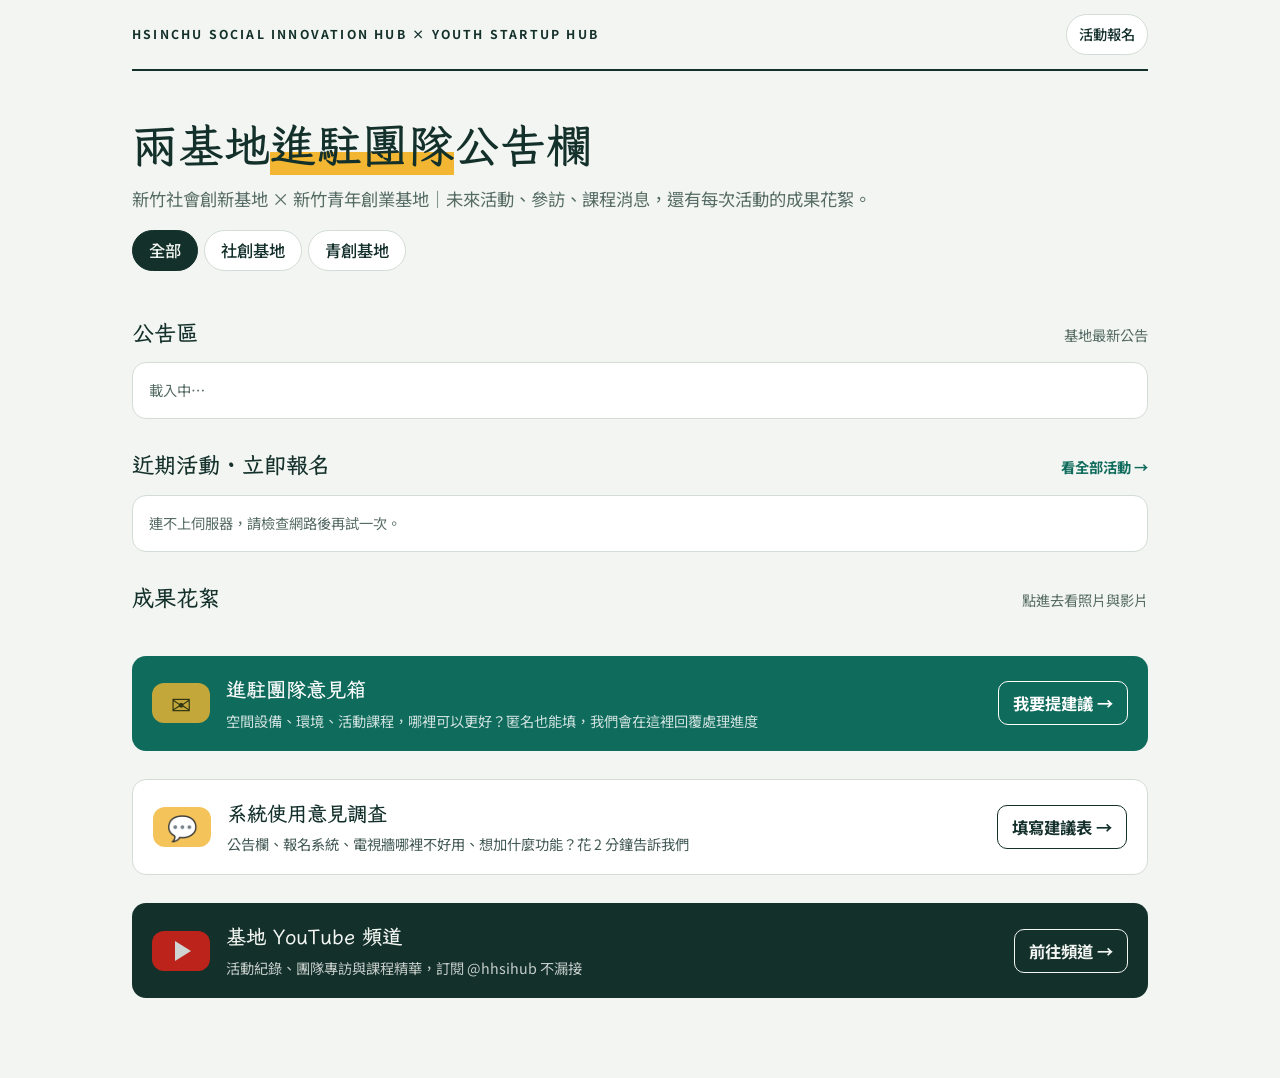
<file: index.html>
<!DOCTYPE html>
<html lang="zh-Hant">
<head>
<meta charset="utf-8">
<meta name="viewport" content="width=device-width, initial-scale=1">
<title>兩基地進駐團隊公告欄｜新竹社創基地 × 新竹青創基地</title>
<meta name="robots" content="noindex">
<meta name="description" content="新竹社會創新基地與新竹青年創業基地的活動、參訪、課程消息與成果花絮。">
<link rel="preconnect" href="https://fonts.googleapis.com">
<link rel="preconnect" href="https://fonts.gstatic.com" crossorigin>
<link href="https://fonts.googleapis.com/css2?family=LXGW+WenKai+TC:wght@400;700&family=Noto+Sans+TC:wght@400;500;700&display=swap" rel="stylesheet">
<link rel="icon" type="image/svg+xml" href="logo-mark.svg">
<link rel="stylesheet" href="style.css?v=20261125a">
<style>
/* 公告欄：沿用報名平台的配色與字體，版面放寬成多欄 */
.wrap{max-width:1080px}
.nav a{white-space:nowrap}
.bases{display:flex;gap:6px;flex-wrap:wrap;margin-top:18px}
.bases button{min-height:40px;padding:6px 16px;border-radius:999px;border:1px solid var(--line);background:var(--card);cursor:pointer;font-weight:500}
.bases button[aria-pressed="true"]{background:var(--ink);color:var(--paper);border-color:var(--ink)}
.sec-head a{font-size:.875rem;color:var(--accent);font-weight:700;text-decoration:none}
.sec-head a:hover{text-decoration:underline}

/* 公告 */
.notes{display:grid;gap:10px}
.notice{display:flex;background:var(--card);border:1px solid var(--line);border-radius:var(--r);overflow:hidden}
.notice.pin{border-color:var(--mark);box-shadow:inset 4px 0 0 var(--mark)}
.notice .date{flex-basis:74px}
.notice .body{flex:1;min-width:0;padding:12px 14px;display:flex;flex-direction:column;gap:6px}
.notice .t{font-weight:700;font-size:1.0625rem;line-height:1.4;overflow-wrap:anywhere}
.notice .txt{margin:0;color:var(--muted);font-size:.9062rem;white-space:pre-line;overflow-wrap:anywhere;display:-webkit-box;-webkit-line-clamp:4;-webkit-box-orient:vertical;overflow:hidden}
.notice .txt.all{-webkit-line-clamp:unset;display:block}
.more{align-self:flex-start;background:none;border:0;padding:0;color:var(--accent);font-weight:700;cursor:pointer;font-size:.875rem}
.k{font-size:.75rem;padding:2px 9px;border-radius:999px;font-weight:700;white-space:nowrap;border:1.5px solid var(--line);color:var(--muted)}
.k.t-團隊活動{border-color:var(--open);color:var(--open)}.k.t-參訪{border-color:#7a5bd1;color:#7a5bd1}.k.t-課程{border-color:var(--fb);color:var(--fb)}.k.t-公告{border-color:var(--accent);color:var(--accent)}.k.t-成果花絮{border-color:#c0661c;color:#c0661c}
.k.b-社創{background:#F39800;border-color:#F39800;color:#2b1a00}.k.b-青創{background:#2F7CC0;border-color:#2F7CC0;color:#fff}

/* 近期活動 */
.acts{display:grid;grid-template-columns:repeat(auto-fill,minmax(250px,1fr));gap:14px}
.ev{display:flex;flex-direction:column;background:var(--card);border:1px solid var(--line);border-radius:var(--r);overflow:hidden}
.ev .cover{aspect-ratio:16/10;background:var(--paper);position:relative;overflow:hidden}
.ev .cover img{width:100%;height:100%;object-fit:cover;display:block}
.ev .cover .ph{position:absolute;inset:0;display:flex;flex-direction:column;align-items:center;justify-content:center;background:var(--ink);color:var(--paper);font-family:var(--display)}
.ev .cover .ph b{font-size:2.6rem;line-height:1}.ev .cover .ph i{font-style:normal;opacity:.8}
.ev .cover .dd{position:absolute;left:10px;top:10px;background:var(--card);color:var(--ink);border-radius:10px;padding:4px 10px;font-weight:700;font-variant-numeric:tabular-nums;box-shadow:0 2px 8px rgba(0,0,0,.18)}
.ev .in{padding:12px 14px 14px;display:flex;flex-direction:column;gap:6px;flex:1}
.ev .t{font-weight:700;font-size:1.0625rem;line-height:1.4;overflow-wrap:anywhere}
.ev .m{color:var(--muted);font-size:.8438rem}
.ev .go{margin-top:auto;padding-top:8px;display:flex;gap:8px;flex-wrap:wrap}
.ev .go .btn{flex:1 1 auto}

/* 成果花絮 */
.gal{display:grid;grid-template-columns:repeat(auto-fill,minmax(250px,1fr));gap:14px}
.story{display:flex;flex-direction:column;text-align:left;padding:0;background:var(--card);border:1px solid var(--line);border-radius:var(--r);overflow:hidden;cursor:pointer;color:inherit}
.story:hover{border-color:var(--accent)}
.story:hover .cover img{transform:scale(1.04)}
.story .cover{aspect-ratio:16/10;background:var(--paper);position:relative;overflow:hidden}
.story .cover img{width:100%;height:100%;object-fit:cover;display:block;transition:transform .4s}
.story .ph{position:absolute;inset:0;display:flex;align-items:center;justify-content:center;background:var(--ink);color:var(--paper);font-family:var(--display)}
.story .ph b{font-size:2.4rem}
.story .badge{position:absolute;right:8px;bottom:8px;display:flex;gap:6px}
.story .badge span{background:rgba(0,0,0,.66);color:#fff;border-radius:999px;padding:2px 10px;font-size:.75rem;font-weight:700}
.story .badge .yt{background:#e62117}
.story .play{position:absolute;inset:0;display:flex;align-items:center;justify-content:center}
.story .play i{width:58px;height:40px;border-radius:12px;background:#e62117;display:flex;align-items:center;justify-content:center}
.story .play i::after{content:"";border-left:16px solid #fff;border-top:10px solid transparent;border-bottom:10px solid transparent;margin-left:4px}
.story .in{padding:12px 14px 14px;display:flex;flex-direction:column;gap:6px}
.story .t{font-weight:700;font-size:1.0625rem;line-height:1.4}
.story .m{color:var(--muted);font-size:.8438rem;display:-webkit-box;-webkit-line-clamp:2;-webkit-box-orient:vertical;overflow:hidden}
.showmore{display:flex;justify-content:center;margin-top:14px}

/* YouTube 頻道 */
.channel{display:flex;align-items:center;gap:16px;flex-wrap:wrap;background:var(--ink);color:var(--paper);border-radius:var(--r);padding:18px 20px;text-decoration:none}
.channel .logo{flex:none;width:58px;height:40px;border-radius:12px;background:#e62117;display:flex;align-items:center;justify-content:center}
.channel .logo::after{content:"";border-left:16px solid #fff;border-top:10px solid transparent;border-bottom:10px solid transparent;margin-left:4px}
.channel div{flex:1 1 220px}
.channel b{font-family:var(--display);font-size:1.25rem;display:block}
.channel span{opacity:.8;font-size:.875rem}
.channel em{font-style:normal;font-weight:700;border:1px solid currentColor;border-radius:10px;padding:8px 14px;white-space:nowrap}
.channel.webfb{background:var(--card);color:var(--ink);border:1px solid var(--line)}
.channel.webfb:hover em{background:var(--ink);color:var(--paper)}
.channel.suggest{background:var(--accent);color:var(--accent-ink)}
.channel .logo.mail{background:var(--mark);color:var(--mark-ink);font-size:1.5rem}
.channel .logo.mail::after{display:none}
.channel:hover em{background:var(--paper);color:var(--ink)}

/* 花絮內頁 */
dialog.wide{width:min(920px,100%)}
.vids{display:grid;gap:12px}
.vid{position:relative;aspect-ratio:16/9;border-radius:12px;overflow:hidden;background:#000}
.vid iframe{position:absolute;inset:0;width:100%;height:100%;border:0}
.pics{display:grid;grid-template-columns:repeat(auto-fill,minmax(160px,1fr));gap:8px}
.pics button{padding:0;border:0;border-radius:10px;overflow:hidden;aspect-ratio:4/3;cursor:zoom-in;background:var(--paper)}
.pics img{width:100%;height:100%;object-fit:cover;display:block}
.story-txt{margin:0;white-space:pre-line;overflow-wrap:anywhere}
.share{display:flex;gap:8px;flex-wrap:wrap}

/* 看大圖 */
.lb{position:fixed;inset:0;z-index:50;background:rgba(0,0,0,.92);display:flex;align-items:center;justify-content:center;width:100vw;height:100vh;max-width:none;max-height:none;margin:0;padding:0;border:0}
.lb:not([open]){display:none}
.lb::backdrop{background:transparent}
.lb img{max-width:94vw;max-height:84vh;border-radius:6px;box-shadow:0 10px 40px rgba(0,0,0,.6)}
.lb button{position:absolute;background:rgba(255,255,255,.14);color:#fff;border:0;border-radius:50%;width:48px;height:48px;font-size:1.375rem;cursor:pointer}
.lb button:hover{background:rgba(255,255,255,.28)}
.lb .c{top:16px;right:16px}.lb .p{left:12px;top:50%;transform:translateY(-50%)}.lb .n{right:12px;top:50%;transform:translateY(-50%)}
.lb .cnt{position:absolute;bottom:16px;left:0;right:0;text-align:center;color:#ddd}
</style>
</head>
<body>
<div class="wrap">
  <header class="top">
    <div class="brand">HSINCHU SOCIAL INNOVATION HUB × YOUTH STARTUP HUB</div>
    <nav class="nav"><a href="https://hsh1120201-dev.github.io/activity/" data-actlink>活動報名</a></nav>
  </header>

  <main>
    <div class="hero">
      <h1 class="hero-title">兩基地<em>進駐團隊</em>公告欄</h1>
      <p>新竹社會創新基地 × 新竹青年創業基地｜未來活動、參訪、課程消息，還有每次活動的成果花絮。</p>
      <div class="bases" role="group" aria-label="篩選基地">
        <button type="button" data-base="" aria-pressed="true">全部</button>
        <button type="button" data-base="社創" aria-pressed="false">社創基地</button>
        <button type="button" data-base="青創" aria-pressed="false">青創基地</button>
      </div>
    </div>

    <section aria-labelledby="h-ann">
      <div class="sec-head"><h2 id="h-ann">公告區</h2><small>基地最新公告</small></div>
      <div id="ann" class="notes"><div class="panel"><p class="note">載入中…</p></div></div>
      <div id="ann-more" class="showmore" hidden><button class="btn ghost" type="button" data-annmore>看更多公告</button></div>
    </section>

    <section id="sec-notes" aria-labelledby="h-notes" hidden>
      <div class="sec-head"><h2 id="h-notes">參訪・課程・團隊活動</h2></div>
      <div id="notes" class="notes"></div>
    </section>

    <section aria-labelledby="h-acts">
      <div class="sec-head"><h2 id="h-acts">近期活動・立即報名</h2><a href="https://hsh1120201-dev.github.io/activity/" data-actlink>看全部活動 →</a></div>
      <div id="acts" class="acts"><div class="panel"><p class="note">載入中…</p></div></div>
    </section>

    <section aria-labelledby="h-gal">
      <div class="sec-head"><h2 id="h-gal">成果花絮</h2><small>點進去看照片與影片</small></div>
      <div id="gal" class="gal"><div class="panel"><p class="note">載入中…</p></div></div>
      <div id="gal-more" class="showmore" hidden><button class="btn ghost" type="button" data-more>看更多花絮</button></div>
    </section>

    <section id="sec-suggest" aria-label="意見箱" hidden>
      <a class="channel suggest" id="suggest-link" href="#" target="_blank" rel="noopener">
        <span class="logo mail" aria-hidden="true">✉</span>
        <div><b>進駐團隊意見箱</b><span>空間設備、環境、活動課程，哪裡可以更好？匿名也能填，我們會在這裡回覆處理進度</span></div>
        <em>我要提建議 →</em>
      </a>
    </section>

    <section aria-label="系統使用意見調查">
      <a class="channel webfb" href="https://docs.google.com/forms/d/e/1FAIpQLScrMShGvC0ex5igQXjCpkhZ9pznWdEHXjDQ9VGPujIZ1LgDUw/viewform" target="_blank" rel="noopener">
        <span class="logo mail" aria-hidden="true">💬</span>
        <div><b>系統使用意見調查</b><span>公告欄、報名系統、電視牆哪裡不好用、想加什麼功能？花 2 分鐘告訴我們</span></div>
        <em>填寫建議表 →</em>
      </a>
    </section>

    <section aria-label="YouTube 頻道">
      <a class="channel" href="https://www.youtube.com/@hhsihub" target="_blank" rel="noopener">
        <span class="logo" aria-hidden="true"></span>
        <div><b>基地 YouTube 頻道</b><span>活動紀錄、團隊專訪與課程精華，訂閱 @hhsihub 不漏接</span></div>
        <em>前往頻道 →</em>
      </a>
    </section>
  </main>
</div>

<dialog id="dlg" class="wide" aria-labelledby="dlg-title"><div class="dlg" id="dlg-body"></div></dialog>
<dialog id="lb" class="lb" aria-label="照片">
  <img id="lb-img" alt="">
  <button class="c" type="button" data-lb="close" aria-label="關閉">✕</button>
  <button class="p" type="button" data-lb="-1" aria-label="上一張">‹</button>
  <button class="n" type="button" data-lb="1" aria-label="下一張">›</button>
  <div class="cnt" id="lb-cnt"></div>
</dialog>
<div id="toast" role="status" aria-live="polite"></div>

<script src="config.js?v=20261125b"></script>
<script src="common.js"></script>
<script>
(function () {
  "use strict";
  var $ = U.$, esc = U.esc;
  var QS = new URLSearchParams(location.search);
  var S = { acts: [], counts: {}, posts: [], base: /^(社創|青創)$/.test(QS.get("base") || "") ? QS.get("base") : "", galN: 9, annN: 5, lb: null };
  var SITE = window.ACTIVITY_URL || "https://hsh1120201-dev.github.io/activity/", HERE = new URL("./", location.href).href;
  if (/^https:\/\//.test(window.SUGGEST_URL || "")) { $("suggest-link").href = window.SUGGEST_URL; $("sec-suggest").hidden = false; }
  document.querySelectorAll("[data-actlink]").forEach(function (a) { a.href = SITE; });
  var NOTE_TYPES = ["團隊活動", "參訪", "課程"]; // 「公告」另外放在公告區

  function today() { var d = new Date(), p = function (n) { return (n < 10 ? "0" : "") + n; }; return d.getFullYear() + "-" + p(d.getMonth() + 1) + "-" + p(d.getDate()); }
  function addDays(ymd, n) { var m = ymd.split("-"), d = new Date(+m[0], +m[1] - 1, +m[2] + n), p = function (x) { return (x < 10 ? "0" : "") + x; }; return d.getFullYear() + "-" + p(d.getMonth() + 1) + "-" + p(d.getDate()); }
  function byBase(p) { return !S.base || p.base === S.base || p.base === "兩基地"; }
  function baseTag(b) { return b && b !== "兩基地" ? '<span class="k b-' + esc(b) + '">' + esc(b) + "基地</span>" : '<span class="k">兩基地</span>'; }
  function cover(p) {
    if (p.photos && p.photos.length) return U.photoUrl(p.photos[0], 800);
    var y = (p.youtube || []).map(U.ytId).filter(Boolean)[0];
    return y ? "https://i.ytimg.com/vi/" + y + "/hqdefault.jpg" : "";
  }

  /* 最新公告：置頂的、還沒到的、或最近 7 天內的 */
  function renderNotes() {
    var t = today(), old = addDays(t, -7);
    var list = S.posts.filter(function (p) {
      return NOTE_TYPES.indexOf(p.type) >= 0 && byBase(p) && (p.pinned || !p.date || p.date >= old);
    }).sort(function (a, b) {
      if (a.pinned !== b.pinned) return a.pinned ? -1 : 1;
      var x = a.date || "9999", y = b.date || "9999";
      return x < y ? -1 : x > y ? 1 : 0;
    });
    $("sec-notes").hidden = !list.length;
    $("notes").innerHTML = list.map(noteCard).join("");
  }
  /* 公告區：類型「公告」，置頂在前，其餘照日期排；先顯示 5 則 */
  function annDate(p) { // 公告沒填日期就用張貼日
    if (p.date) return p.date;
    var c = new Date(p.createdAt || "");
    return isNaN(c) ? "" : c.getFullYear() + "-" + ("0" + (c.getMonth() + 1)).slice(-2) + "-" + ("0" + c.getDate()).slice(-2);
  }
  function renderAnn() {
    var t = today();
    var all = S.posts.filter(function (p) { return p.type === "公告" && byBase(p); }).sort(function (a, b) {
      if (a.pinned !== b.pinned) return a.pinned ? -1 : 1;
      var x = annDate(a), y = annDate(b), fx = x >= t, fy = y >= t;
      if (fx !== fy) return fx ? -1 : 1;             // 今天以後的排前面
      return x === y ? 0 : fx ? (x < y ? -1 : 1) : (x > y ? -1 : 1); // 還沒到的：日期近的在上；過去的：新的在上
    });
    $("ann-more").hidden = all.length <= S.annN;
    $("ann").innerHTML = all.length ? all.slice(0, S.annN).map(noteCard).join("") : '<div class="panel"><p class="note">目前沒有新公告。</p></div>';
  }
  function noteCard(p) {
      var d = U.dparts(p.type === "公告" ? annDate(p) : p.date);
      return '<article class="notice' + (p.pinned ? " pin" : "") + '"><div class="date"><b>' + esc(d.md) + "</b><i>" + esc(d.wd) + "</i></div>" +
        '<div class="body"><div class="tags"><span class="k t-' + esc(p.type) + '">' + esc(p.type) + "</span>" + baseTag(p.base) + (p.pinned ? '<span class="chip">置頂</span>' : "") + "</div>" +
        '<div class="t">' + esc(p.title) + "</div>" +
        (p.team || p.time || p.location ? '<div class="cnt">' + esc([p.team, p.time, p.location].filter(Boolean).join("・")) + "</div>" : "") +
        (p.body ? '<p class="txt">' + esc(p.body) + "</p>" : "") +
        '<div class="row">' + (p.body && p.body.length > 90 ? '<button class="more" type="button" data-expand>看全文</button>' : "") +
        (p.link ? '<a class="btn sm" href="' + esc(p.link) + '" target="_blank" rel="noopener">' + (p.link.indexOf(SITE) === 0 ? "我要報名" : "查看詳情") + "</a>" : "") + "</div></div></article>";
  }

  /* 近期活動：報名系統裡「報名中」的活動，日期由近到遠 */
  function renderActs() {
    var t = today();
    var list = S.acts.filter(function (a) { return a.status === "open" && (!a.date || a.date >= t); })
      .sort(function (a, b) { var x = a.date || "9999", y = b.date || "9999"; return x < y ? -1 : x > y ? 1 : 0; });
    if (!list.length) { $("acts").innerHTML = '<div class="panel" style="grid-column:1/-1"><p class="note">目前沒有開放報名的活動，新活動上架會第一時間公告在這裡。</p></div>'; return; }
    $("acts").innerHTML = list.map(function (a) {
      var d = U.dparts(a.date), full = a.capacity > 0 && (S.counts[a.id] || 0) >= a.capacity;
      var link = SITE + "?id=" + encodeURIComponent(a.id);
      return '<article class="ev"><div class="cover">' + (a.image ? '<img src="' + esc(a.image) + '" alt="" loading="lazy">' :
          '<div class="ph"><b>' + esc(d.md) + "</b><i>" + esc(d.wd) + "</i></div>") +
        (a.image ? '<span class="dd">' + esc(d.md) + " " + esc(d.wd) + "</span>" : "") + "</div>" +
        '<div class="in"><div class="tags">' + (a.semester ? '<span class="chip">' + esc(a.semester) + "</span>" : "") + '<span class="cnt">' + esc(U.capText(a, S.counts)) + "</span></div>" +
        '<div class="t">' + esc(a.title) + "</div>" +
        '<div class="m">' + esc([d.full, a.time, a.location].filter(Boolean).join("・")) + "</div>" +
        '<div class="go">' + (full ? '<span class="btn" aria-disabled="true" style="opacity:.55;cursor:default">已額滿</span>' : '<a class="btn" href="' + esc(link) + '&v=reg">我要報名</a>') +
        '<a class="btn ghost" href="' + esc(link) + '">活動詳情</a></div></div></article>';
    }).join("");
  }

  /* 成果花絮：新到舊 */
  function stories() {
    return S.posts.filter(function (p) { return p.type === "成果花絮" && byBase(p); }).sort(function (a, b) {
      if (a.pinned !== b.pinned) return a.pinned ? -1 : 1;
      var x = a.date || a.createdAt || "", y = b.date || b.createdAt || ""; return x > y ? -1 : x < y ? 1 : 0;
    });
  }
  function renderGal() {
    var all = stories(), list = all.slice(0, S.galN);
    $("gal-more").hidden = all.length <= S.galN;
    if (!list.length) { $("gal").innerHTML = '<div class="panel" style="grid-column:1/-1"><p class="note">成果花絮整理中，活動照片和影片很快就會放上來！</p></div>'; return; }
    $("gal").innerHTML = list.map(function (p) {
      var c = cover(p), nPic = (p.photos || []).length, nVid = (p.youtube || []).filter(U.ytId).length, d = U.dparts(p.date), dr = U.drange(p.date, p.endDate);
      return '<button type="button" class="story" data-story="' + esc(p.id) + '"><div class="cover">' +
        (c ? '<img src="' + esc(c) + '" alt="" loading="lazy" referrerpolicy="no-referrer">' : '<span class="ph"><b>' + esc(d.md || "花絮") + "</b></span>") +
        (!nPic && nVid ? '<span class="play"><i></i></span>' : "") +
        '<span class="badge">' + (nPic ? "<span>📷 " + nPic + " 張</span>" : "") + (nVid ? '<span class="yt">▶ 影片</span>' : "") + "</span></div>" +
        '<div class="in"><div class="tags">' + baseTag(p.base) + (p.date ? '<span class="cnt">' + esc(dr) + "</span>" : "") + "</div>" +
        '<div class="t">' + esc(p.title) + "</div>" + (p.body ? '<div class="m">' + esc(p.body) + "</div>" : "") + "</div></button>";
    }).join("");
  }

  function render() {
    document.querySelectorAll("[data-base]").forEach(function (b) { b.setAttribute("aria-pressed", String(b.dataset.base === S.base)); });
    renderAnn(); renderNotes(); renderActs(); renderGal();
  }

  function openStory(id) {
    var p = S.posts.filter(function (x) { return x.id === id; })[0];
    if (!p) return;
    var vids = (p.youtube || []).map(U.ytId).filter(Boolean), pics = p.photos || [];
    U.showDlg(U.head(p.title) +
      '<div class="tags">' + baseTag(p.base) + (p.date ? '<span class="cnt">' + esc(U.drange(p.date, p.endDate)) + "</span>" : "") + "</div>" +
      (p.body ? '<p class="story-txt">' + esc(p.body) + "</p>" : "") +
      (vids.length ? '<div class="vids">' + vids.map(function (v) {
        return '<div class="vid"><iframe src="https://www.youtube-nocookie.com/embed/' + v + '?rel=0" title="' + esc(p.title) + ' 影片" allow="accelerometer; autoplay; clipboard-write; encrypted-media; gyroscope; picture-in-picture" allowfullscreen loading="lazy"></iframe></div>';
      }).join("") + "</div>" : "") +
      (pics.length ? '<div class="pics">' + pics.map(function (u, i) {
        return '<button type="button" data-pic="' + i + '" aria-label="看大圖 第 ' + (i + 1) + ' 張"><img src="' + esc(U.photoUrl(u, 480)) + '" alt="" loading="lazy" referrerpolicy="no-referrer"></button>';
      }).join("") + "</div>" : "") +
      '<div class="share">' + (/^https:\/\//.test(p.album || "") ? '<a class="btn" href="' + esc(p.album) + '" target="_blank" rel="noopener">活動照片</a>' : "") + (p.link ? '<a class="btn" href="' + esc(p.link) + '" target="_blank" rel="noopener">相關連結</a>' : "") +
      '<button class="btn ghost" type="button" data-share="' + esc(p.id) + '">複製這篇花絮的連結</button></div>');
    S.cur = p;
    if (location.hash !== "#p-" + p.id) history.replaceState(null, "", "#p-" + p.id);
  }
  function showPic(i) {
    var pics = (S.cur && S.cur.photos) || [];
    if (!pics.length) return;
    S.lb = (i + pics.length) % pics.length;
    $("lb-img").src = U.photoUrl(pics[S.lb], 1600);
    $("lb-cnt").textContent = (S.lb + 1) + " / " + pics.length;
    var lb = $("lb"); if (!lb.open) { try { lb.showModal(); } catch (e) { lb.setAttribute("open", ""); } } // 開在花絮視窗上面
  }
  function closePic() { var lb = $("lb"); if (lb.open) { try { lb.close(); } catch (e) { lb.removeAttribute("open"); } } $("lb-img").removeAttribute("src"); S.lb = null; }

  document.addEventListener("click", function (e) {
    var t = e.target.closest("[data-base],[data-story],[data-close],[data-pic],[data-lb],[data-more],[data-annmore],[data-expand],[data-share]");
    if (!t) { if (e.target === $("dlg")) U.closeDlg(); else if (e.target === $("lb")) closePic(); return; }
    var d = t.dataset;
    if (d.base !== undefined) { S.base = d.base; render(); }
    else if (d.story !== undefined) openStory(d.story);
    else if (d.close !== undefined) U.closeDlg();
    else if (d.pic !== undefined) showPic(+d.pic);
    else if (d.lb !== undefined) { if (d.lb === "close") closePic(); else showPic(S.lb + +d.lb); }
    else if (d.more !== undefined) { S.galN += 9; renderGal(); }
    else if (d.annmore !== undefined) { S.annN += 10; renderAnn(); }
    else if (d.expand !== undefined) { var x = t.closest(".body").querySelector(".txt"); x.classList.toggle("all"); t.textContent = x.classList.contains("all") ? "收起" : "看全文"; }
    else if (d.share !== undefined) {
      var url = HERE + "#p-" + d.share;
      navigator.clipboard.writeText(url).then(function () { U.toast("連結已複製，可以貼到 LINE 或 FB。"); }, function () { U.toast("連結是：" + url); });
    }
  });
  document.addEventListener("keydown", function (e) {
    if (S.lb == null) return;
    if (e.key === "Escape") { e.preventDefault(); closePic(); }
    else if (e.key === "ArrowLeft") showPic(S.lb - 1);
    else if (e.key === "ArrowRight") showPic(S.lb + 1);
  }, true);
  $("dlg").addEventListener("close", function () { closePic(); S.cur = null; if (/^#p-/.test(location.hash)) history.replaceState(null, "", location.pathname + location.search); });

  function load() {
    if (!U.configured()) { $("acts").innerHTML = U.SETUP_NOTE; $("gal").innerHTML = ""; return; }
    U.api("board").catch(function (e) {
      if (/不支援/.test(e.message)) return U.api("list"); // 後端還沒更新：先只顯示活動
      throw e;
    }).then(function (j) {
      S.acts = j.activities || []; S.counts = j.counts || {}; S.posts = j.posts || [];
      render();
      var m = /^#p-([A-Za-z0-9]+)$/.exec(location.hash);
      if (m) openStory(m[1]);
    }).catch(function (e) {
      $("acts").innerHTML = '<div class="panel" style="grid-column:1/-1"><p class="note">' + esc(e.message) + "</p></div>"; $("gal").innerHTML = "";
    });
  }
  load();
})();
</script>
</body>
</html>
</file>
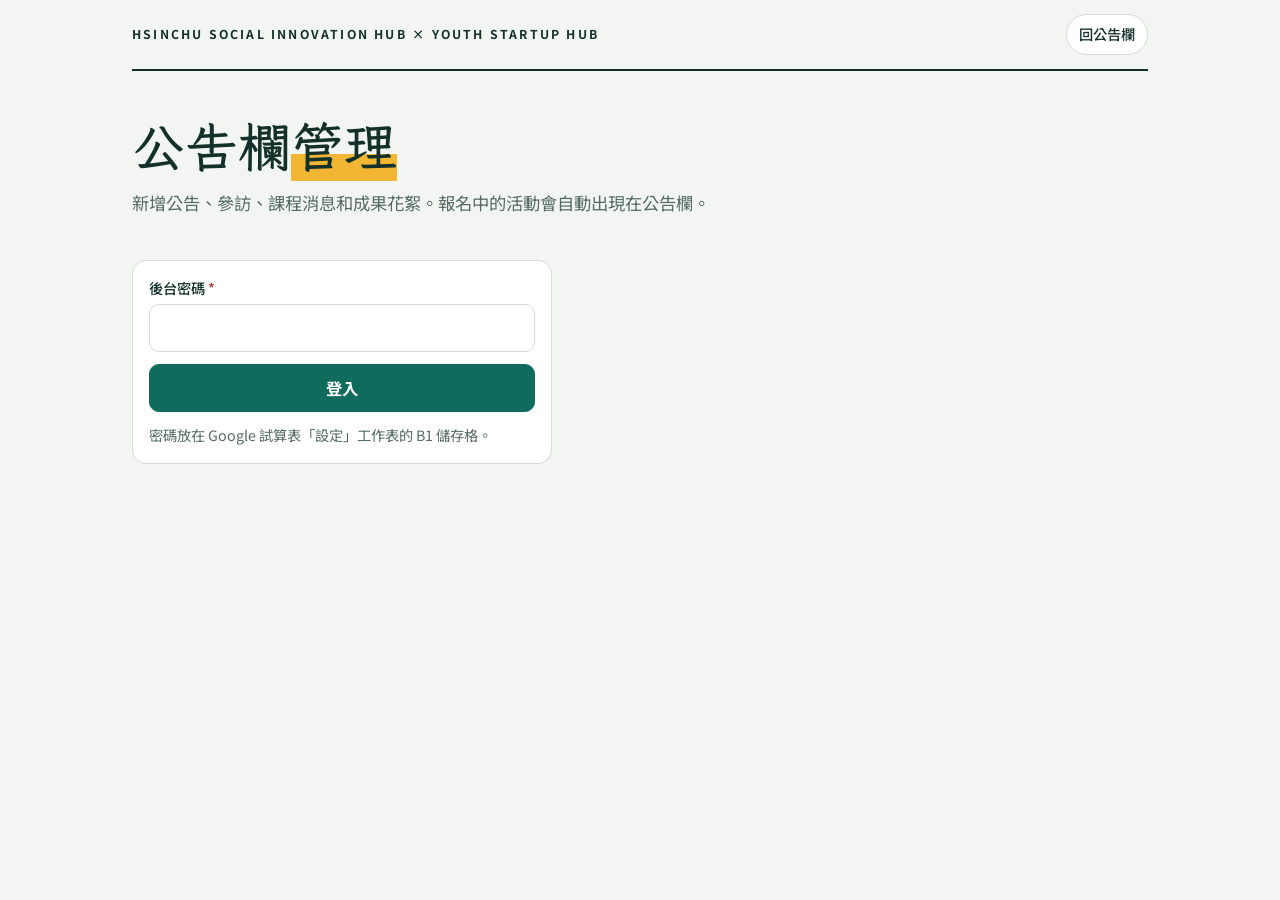
<file: admin.html>
<!DOCTYPE html>
<html lang="zh-Hant">
<head>
<meta charset="utf-8">
<meta name="viewport" content="width=device-width, initial-scale=1">
<meta name="robots" content="noindex">
<title>公告欄管理｜兩基地進駐團隊公告欄</title>
<link rel="preconnect" href="https://fonts.googleapis.com">
<link rel="preconnect" href="https://fonts.gstatic.com" crossorigin>
<link href="https://fonts.googleapis.com/css2?family=LXGW+WenKai+TC:wght@400;700&family=Noto+Sans+TC:wght@400;500;700&display=swap" rel="stylesheet">
<link rel="icon" type="image/svg+xml" href="logo-mark.svg">
<link rel="stylesheet" href="style.css?v=20261125a">
</head>
<body>
<div class="wrap">
  <header class="top">
    <div class="brand">HSINCHU SOCIAL INNOVATION HUB × YOUTH STARTUP HUB</div>
    <nav class="nav"><a href="./">回公告欄</a></nav>
  </header>
  <main>
    <div class="hero">
      <h1>公告欄<em>管理</em></h1>
      <p>新增公告、參訪、課程消息和成果花絮。報名中的活動會自動出現在公告欄。</p>
    </div>
    <section id="body"></section>
  </main>
</div>

<dialog id="dlg" aria-labelledby="dlg-title"><div class="dlg" id="dlg-body"></div></dialog>
<div id="toast" role="status" aria-live="polite"></div>

<script src="config.js?v=20261125b"></script>
<script src="common.js"></script>
<script>
(function () {
  "use strict";
  var $ = U.$, esc = U.esc;
  /* 登入和活動報名後台共用同一組帳號（同一個 Google 試算表） */
  var S = { token: "", acts: [], posts: [], pp: [], postsOk: false, loaded: false, busy: false };
  try { S.token = sessionStorage.getItem("must-admin") || ""; S.email = sessionStorage.getItem("must-admin-email") || ""; } catch (e) {}
  S.cfg = null;

  /* ---------- Google 帳號登入 ---------- */
  function loadLoginCfg() {
    U.api("loginConfig").then(function (j) { S.cfg = { clientId: j.clientId || "", password: !!j.password }; })
      .catch(function () { S.cfg = { clientId: "", password: true }; }) // 舊版後端：沿用密碼登入
      .then(function () { if (!S.token) render(); });
  }
  function gsiReady(cb) {
    if (window.google && google.accounts && google.accounts.id) return cb();
    var old = document.getElementById("gsi-js");
    if (old) { old.addEventListener("load", cb); return; }
    var sc = document.createElement("script");
    sc.id = "gsi-js"; sc.src = "https://accounts.google.com/gsi/client"; sc.async = true;
    sc.onload = cb;
    sc.onerror = function () { var m = $("gsi-msg"); if (m) m.textContent = "Google 登入元件載入失敗，請檢查網路後重新整理。"; };
    document.head.appendChild(sc);
  }
  function showGoogleBtn() {
    gsiReady(function () {
      var box = $("gsi-btn");
      if (!box) return;
      google.accounts.id.initialize({ client_id: S.cfg.clientId, callback: onGoogleCredential, ux_mode: "popup", auto_select: false });
      google.accounts.id.renderButton(box, { theme: "outline", size: "large", text: "signin_with", shape: "pill", locale: "zh-TW", width: 280 });
    });
  }
  function onGoogleCredential(resp) {
    if (S.busy) return; S.busy = true;
    var m = $("gsi-msg"); if (m) m.textContent = "驗證中…";
    U.api("googleLogin", { credential: resp.credential }).then(function (j) {
      S.token = j.token; S.email = j.email || "";
      try { sessionStorage.setItem("must-admin", S.token); sessionStorage.setItem("must-admin-email", S.email); } catch (x) {}
      render(); return load();
    }).catch(function (x) { if (m) m.textContent = ""; U.toast(x.message); }).then(function () { S.busy = false; });
  }

  function actById(id) { for (var i = 0; i < S.acts.length; i++) if (S.acts[i].id === id) return S.acts[i]; return null; }

  /* ===== 兩基地進駐團隊公告欄（board.html）：公告、參訪、課程、成果花絮 ===== */
  var POST_TYPES = ["成果花絮", "團隊活動", "公告", "參訪", "課程"], POST_BASES = ["兩基地", "社創", "青創"];
  function boardLink(id) { return new URL("./", location.href).href + (id ? "#p-" + id : ""); }
  function postById(id) { return S.posts.filter(function (p) { return p.id === id; })[0] || null; }
  function boardTab() {
    var h = '<div class="row" style="margin-bottom:12px"><button class="btn" type="button" data-newpost="成果花絮">新增成果花絮</button>' +
      '<button class="btn ghost" type="button" data-newpost="團隊活動">新增進駐團隊活動</button>' +
      '<button class="btn ghost" type="button" data-newpost="公告">新增公告／參訪／課程</button>' +
      '<a class="btn ghost" href="./" target="_blank" rel="noopener">開啟公告欄</a>' +
      '<button class="btn ghost" type="button" data-boardlink>複製公告欄連結</button>' +
      (S.email ? '<span class="cnt" style="margin-left:auto" title="目前登入的帳號">' + esc(S.email) + "</span>" : "") +
      '<button class="btn ghost sm" type="button" data-logout' + (S.email ? "" : ' style="margin-left:auto"') + '>登出</button></div>';
    if (!S.postsOk) return h + '<div class="panel"><p><strong>試算表程式還沒更新。</strong></p><p class="note">把新版 Code.gs 貼到 Apps Script、重新部署後，這裡就能新增公告和花絮。在那之前，公告欄頁面會先只顯示報名中的活動。</p></div>';
    h += '<p class="note" style="margin-bottom:12px">「報名中」的活動會自動出現在公告欄，不用另外新增。這裡放公告、參訪、課程消息和活動成果花絮（照片、YouTube 影片）。</p>';
    var list = S.posts.slice().sort(function (a, b) { var x = a.date || a.createdAt || "", y = b.date || b.createdAt || ""; return x > y ? -1 : x < y ? 1 : 0; });
    if (!list.length) return h + '<div class="panel"><p class="note">還沒有內容。按上面的按鈕新增第一則。</p></div>';
    return h + '<div class="list">' + list.map(function (p) {
      var c = (p.photos && p.photos[0]) ? U.photoUrl(p.photos[0], 200) : ((p.youtube || []).map(U.ytId).filter(Boolean)[0] ? "https://i.ytimg.com/vi/" + (p.youtube || []).map(U.ytId).filter(Boolean)[0] + "/default.jpg" : "");
      return '<div class="arow">' + (c ? '<img class="athumb" src="' + esc(c) + '" alt="" loading="lazy" referrerpolicy="no-referrer">' : '<span class="athumb empty">' + esc(p.type) + "</span>") +
        '<div class="info"><strong>' + esc(p.title) + "</strong>" +
        '<span class="tags"><span class="chip">' + esc(p.type) + '</span><span class="cnt">' + esc(p.base) + (p.date ? " · " + esc(U.drange(p.date, p.endDate)) : "") +
        ((p.photos || []).length ? " · 照片 " + p.photos.length + " 張" : "") + ((p.youtube || []).length ? " · 影片 " + p.youtube.length + " 支" : "") + (p.pinned ? " · 置頂" : "") + "</span></span></div>" +
        '<div class="row"><button class="btn ghost sm" type="button" data-editpost="' + esc(p.id) + '">編輯</button>' +
        (p.type === "成果花絮" ? '<button class="btn ghost sm" type="button" data-postlink="' + esc(p.id) + '">複製花絮連結</button>' : "") +
        '<button class="btn danger sm" type="button" data-delpost="' + esc(p.id) + '">刪除</button></div></div>';
    }).join("") + "</div>";
  }
  function picsHtml() {
    return S.pp.length ? S.pp.map(function (u, i) {
      return '<span style="position:relative;display:inline-block"><img src="' + esc(U.photoUrl(u, 200)) + '" alt="" referrerpolicy="no-referrer" style="width:96px;height:72px;object-fit:cover;border-radius:8px;display:block">' +
        '<button type="button" class="x" data-rmpic="' + i + '" aria-label="移除這張" style="position:absolute;top:-8px;right:-8px;width:28px;height:28px;font-size:.8rem;background:var(--card)">✕</button></span>';
    }).join("") : '<span class="note">還沒有照片</span>';
  }
  function openPost(id, type) {
    var p = (id && postById(id)) || { type: POST_TYPES.indexOf(type) >= 0 ? type : "公告", base: "兩基地", photos: [], youtube: [] };
    S.pp = (p.photos || []).slice();
    var story = p.type === "成果花絮";
    var past = U.sortActs(S.acts).filter(function (a) { return a.status !== "open"; });
    U.showDlg(U.head(id ? "編輯" + p.type : story ? "新增成果花絮" : p.type === "團隊活動" ? "新增進駐團隊活動" : "新增公告／參訪／課程") + '<form id="post-form" data-id="' + esc(id || "") + '">' +
      (story && !id && past.length ? '<label class="f" for="p-from"><span>從活動帶入（選了會自動填標題、日期）</span><select id="p-from"><option value="">（不帶入，自己填）</option>' +
        past.map(function (a) { return '<option value="' + esc(a.id) + '">' + esc(U.dparts(a.date).md + "　" + a.title) + "</option>"; }).join("") + "</select></label>" : "") +
      '<div class="grid2"><label class="f" for="p-type"><span>類型</span><select id="p-type">' + POST_TYPES.map(function (t) { return "<option" + (p.type === t ? " selected" : "") + ">" + t + "</option>"; }).join("") + "</select></label>" +
      '<label class="f" for="p-base"><span>基地</span><select id="p-base">' + POST_BASES.map(function (t) { return "<option" + (p.base === t ? " selected" : "") + ">" + t + "</option>"; }).join("") + "</select></label></div>" +
      U.fld("p-title", "標題", p.title, true, "text", ' maxlength="100"') +
      '<div id="p-teambox"' + (p.type === "團隊活動" ? "" : " hidden") + '>' + U.fld("p-team", "進駐團隊名稱", p.team, false, "text", ' maxlength="60"') +
      '<div class="grid2">' + U.fld("p-time", "時間（例：14:00–16:00）", p.time, false, "text", ' maxlength="30"') + U.fld("p-loc", "地點", p.location, false, "text", ' maxlength="60"') + "</div>" +
      '<p class="note">「團隊活動」日期還沒到的，會自動出現在大廳電視牆輪播。相關連結填報名網址，電視牆就會顯示報名 QR code；第一張照片會當成海報。</p></div>' +
      '<div class="grid2">' + U.fld("p-date", story ? "活動期間：起日" : "日期（參訪、課程的日期；一般公告可不填）", p.date, false, "date") +
      '<div id="p-endbox"' + (story ? "" : " hidden") + '>' + U.fld("p-end", "活動期間：迄日（一天的活動可不填）", p.endDate, false, "date") + "</div></div>" +
      '<label class="chk" style="margin-bottom:12px"><input type="checkbox" id="p-pin"' + (p.pinned ? " checked" : "") + "> 置頂（排在最前面）</label>" +
      '<label class="f" for="p-body"><span>內容</span><textarea id="p-body" maxlength="3000" placeholder="' + (story ? "活動簡介、成果亮點、參加人數…" : "時間、地點、對象、注意事項…") + '">' + esc(p.body) + "</textarea></label>" +
      '<div class="f"><span>照片（可一次選多張，會自動縮小上傳）</span><div class="imgpick"><div id="p-pics" class="row" style="gap:12px;padding:10px;border:1px dashed var(--line);border-radius:10px;background:var(--paper)">' + picsHtml() + "</div>" +
      '<div class="row"><label class="btn ghost sm" for="p-file">選擇照片</label><input type="file" id="p-file" accept="image/jpeg,image/png,image/webp" multiple hidden><span id="p-imgmsg" class="cnt"></span></div>' +
      '<textarea id="p-urls" style="min-height:46px" placeholder="或貼上照片網址／Google 雲端硬碟分享連結，一行一張（要設成「知道連結的人都能查看」）"></textarea></div></div>' +
      '<label class="f" for="p-yt"><span>YouTube 影片網址（一行一支，例如 https://youtu.be/…）</span><textarea id="p-yt" style="min-height:46px">' + esc((p.youtube || []).join("\n")) + "</textarea></label>" +
      '<div id="p-albumbox"' + (story ? "" : " hidden") + '>' + U.fld("p-album", "活動照片連結（雲端硬碟相簿資料夾網址，花絮視窗會出現「活動照片」按鈕；可不填）", p.album, false, "text", ' inputmode="url" placeholder="https://drive.google.com/…"') + "</div>" +
      U.fld("p-link", "相關連結（報名網址、新聞稿、FB 貼文…，可不填）", p.link, false, "text", ' inputmode="url" placeholder="https://"') +
      '<div class="row"><button class="btn" type="submit">儲存</button><button class="btn ghost" type="button" data-close>取消</button></div></form>');
  }
  function uploadPics(files, input) {
    var msg = $("p-imgmsg"), list = [].slice.call(files).filter(function (f) { return /^image\//.test(f.type); }), done = 0;
    if (!list.length) { U.toast("請選擇圖片檔（JPG、PNG）。"); input.value = ""; return; }
    if (S.uploading) return;
    S.uploading = true;
    var title = ($("p-title") && $("p-title").value.trim()) || "成果花絮";
    var next = function () {
      if (!list.length) return Promise.resolve();
      var f = list.shift();
      msg.textContent = "上傳中… " + (done + 1) + " / " + (done + list.length + 1);
      return shrink(f).then(function (dataUrl) { return call("uploadImage", { type: "image/jpeg", name: title, data: dataUrl.split(",")[1] }); })
        .then(function (j) { S.pp.push(j.url); done++; var box = $("p-pics"); if (box) box.innerHTML = picsHtml(); return next(); });
    };
    next().then(function () { msg.textContent = "已上傳 " + done + " 張，記得按「儲存」"; })
      .catch(function (e) { msg.textContent = done ? "已上傳 " + done + " 張，其餘失敗" : ""; if (e.code !== "auth") U.toast(e.message); })
      .then(function () { S.uploading = false; input.value = ""; });
  }

  function render() {
    var el = $("body");
    if (!U.configured()) { el.innerHTML = U.SETUP_NOTE; return; }
    if (!S.token) {
      if (!S.cfg) { el.innerHTML = '<div class="panel login"><p class="note">載入中…</p></div>'; return; }
      if (S.cfg.clientId) {
        el.innerHTML = '<div class="panel login"><h3 style="margin-top:0">後台登入</h3><div id="gsi-btn" style="min-height:44px"></div>' +
          '<p class="note" id="gsi-msg" aria-live="polite"></p><p class="note">請用已加入「後台帳號」名單的 Google 帳號登入。</p></div>';
        showGoogleBtn();
        return;
      }
      el.innerHTML = '<form id="login-form" class="panel login">' + U.fld("pw", "後台密碼", "", true, "password", ' autocomplete="current-password"') +
        '<button class="btn" type="submit">登入</button><p class="note">密碼放在 Google 試算表「設定」工作表的 B1 儲存格。</p></form>';
      return;
    }
    if (!S.loaded) { el.innerHTML = '<div class="panel"><p class="note">載入中…</p></div>'; return; }
    el.innerHTML = boardTab();
  }

  function logout(msg) {
    S.token = ""; S.email = ""; S.loaded = false;
    try { sessionStorage.removeItem("must-admin"); sessionStorage.removeItem("must-admin-email"); } catch (e) {}
    try { if (window.google && google.accounts && google.accounts.id) google.accounts.id.disableAutoSelect(); } catch (e) {}
    render(); if (msg) U.toast(msg);
  }
  function call(action, data) {
    return U.api(action, Object.assign({ token: S.token }, data || {})).catch(function (e) {
      if (e.code === "auth") logout(e.message);
      throw e;
    });
  }
  function load() {
    return call("boardAdmin").catch(function (e) {
      if (/不支援/.test(e.message)) return { activities: [], posts: null }; // 試算表程式還沒更新
      throw e;
    }).then(function (j) {
      S.acts = j.activities || []; S.postsOk = Array.isArray(j.posts); S.posts = j.posts || [];
      S.loaded = true; render();
    });
  }
  function act(fn, okMsg) {
    if (S.busy) return;
    S.busy = true;
    fn().then(function () { U.toast(okMsg); U.closeDlg(); return load().then(function () { }); })
      .catch(function (e) { if (e.code !== "auth") U.toast(e.message); })
      .then(function () { S.busy = false; });
  }

  document.addEventListener("submit", function (e) {
    e.preventDefault();
    var f = e.target;
    if (f.id === "login-form") {
      if (S.busy) return; S.busy = true;
      U.api("login", { password: $("pw").value }).then(function (j) {
        S.token = j.token;
        try { sessionStorage.setItem("must-admin", S.token); } catch (x) {}
        render(); return load();
      }).catch(function (x) { U.toast(x.message); }).then(function () { S.busy = false; });
    } else if (f.id === "post-form") {
      if (S.uploading) { U.toast("照片還在上傳，請稍等一下再儲存。"); return; }
      var lines = function (v) { return String(v || "").split(/[\r\n]+/).map(function (x) { return x.trim(); }).filter(function (x) { return /^https:\/\//.test(x); }); };
      var pst = { id: f.dataset.id, type: $("p-type").value, base: $("p-base").value, title: $("p-title").value.trim(), date: $("p-date").value, endDate: $("p-type").value === "成果花絮" ? $("p-end").value : "", album: $("p-type").value === "成果花絮" ? $("p-album").value.trim() : "",
        body: $("p-body").value.trim(), photos: S.pp.concat(lines($("p-urls").value)), youtube: lines($("p-yt").value), link: $("p-link").value.trim(), pinned: $("p-pin").checked,
        team: $("p-team").value.trim(), time: $("p-time").value.trim(), location: $("p-loc").value.trim() };
      if (!pst.title) { U.toast("請填寫標題。"); return; }
      if (pst.endDate && (!pst.date || pst.endDate < pst.date)) { U.toast("活動期間的迄日不能早於起日。"); return; }
      if (pst.endDate === pst.date) pst.endDate = "";
      act(function () { return call("savePost", { post: pst }); }, "已儲存，公告欄馬上會更新。");
    }
  });
  document.addEventListener("click", function (e) {
    var t = e.target.closest("[data-close],[data-logout],[data-newpost],[data-editpost],[data-delpost],[data-rmpic],[data-postlink],[data-boardlink]");
    if (!t) { if (e.target === $("dlg")) U.closeDlg(); return; }
    var d = t.dataset;
    if (d.close !== undefined) U.closeDlg();
    else if (d.logout !== undefined) logout("已登出。");
    else if (d.newpost !== undefined) openPost("", d.newpost);
    else if (d.editpost !== undefined) openPost(d.editpost);
    else if (d.delpost !== undefined) {
      if (d.sure !== "1") { d.sure = "1"; t.textContent = "確定刪除？"; return; }
      act(function () { return call("deletePost", { id: d.delpost }); }, "已刪除。");
    } else if (d.rmpic !== undefined) { S.pp.splice(+d.rmpic, 1); $("p-pics").innerHTML = picsHtml(); }
    else if (d.postlink !== undefined || d.boardlink !== undefined) {
      var bl = boardLink(d.postlink || "");
      navigator.clipboard.writeText(bl).then(function () { U.toast("連結已複製，可直接貼到 FB 或 LINE。"); }, function () { U.toast("連結是：" + bl); });
    }
  });
  document.addEventListener("change", function (e) {
    if (e.target.id === "p-file" && e.target.files.length) uploadPics(e.target.files, e.target);
    else if (e.target.id === "p-type") { $("p-teambox").hidden = e.target.value !== "團隊活動"; $("p-endbox").hidden = $("p-albumbox").hidden = e.target.value !== "成果花絮"; }
    else if (e.target.id === "p-from") {
      var fa = actById(e.target.value);
      if (fa) { $("p-title").value = fa.title + "｜活動花絮"; $("p-date").value = fa.date || ""; }
    }
  });

  /* 上傳前先縮小到長邊 1600px 的 JPG，載入比較快，也不會超過大小限制 */
  function shrink(file) {
    return new Promise(function (ok, bad) {
      var url = URL.createObjectURL(file), img = new Image();
      img.onload = function () {
        var max = 1600, w = img.naturalWidth, h = img.naturalHeight, k = Math.min(1, max / Math.max(w, h));
        var c = document.createElement("canvas"); c.width = Math.round(w * k); c.height = Math.round(h * k);
        var g = c.getContext("2d"); g.fillStyle = "#fff"; g.fillRect(0, 0, c.width, c.height); g.drawImage(img, 0, 0, c.width, c.height);
        URL.revokeObjectURL(url);
        ok(c.toDataURL("image/jpeg", 0.85));
      };
      img.onerror = function () { URL.revokeObjectURL(url); bad(new Error("這個檔案無法當成圖片讀取，請換一張 JPG 或 PNG。")); };
      img.src = url;
    });
  }
  render();
  if (U.configured()) loadLoginCfg();
  if (S.token && U.configured()) load().catch(function (e) { if (e.code !== "auth") { $("body").innerHTML = '<div class="panel"><p class="note">' + esc(e.message) + "</p></div>"; } });
})();
</script>
</body>
</html>
</file>
<file: style.css>
/* layout: a campus notice board. One column; each activity is a ticket led by its date stub. */
:root{
  --paper:#f2f5f1; --card:#ffffff; --ink:#14302b; --muted:#566b65; --line:#d3dcd6;
  --accent:#0f6b5c; --accent-ink:#ffffff; --mark:#f2b632; --mark-ink:#3a2a00;
  --open:#1d7a46; --fb:#2b5fb8; --closed:#66716d; --danger:#b3372b;
  --display:"LXGW WenKai TC","Noto Serif TC","PMingLiU",serif;
  --body:"Noto Sans TC","PingFang TC","Microsoft JhengHei",system-ui,sans-serif;
  --r:14px;
}
@media (prefers-color-scheme: dark){
  :root:not([data-theme="light"]){
    color-scheme:dark;
    --paper:#0f1a18; --card:#172523; --ink:#e6efea; --muted:#9db0a9; --line:#2c3f3a;
    --accent:#55c7b0; --accent-ink:#072019; --mark:#f2b632; --mark-ink:#3a2a00;
    --open:#6fd49a; --fb:#8fb4f5; --closed:#9aa5a1; --danger:#f08a7e;
  }
}
:root[data-theme="dark"]{
  color-scheme:dark;
  --paper:#0f1a18; --card:#172523; --ink:#e6efea; --muted:#9db0a9; --line:#2c3f3a;
  --accent:#55c7b0; --accent-ink:#072019; --mark:#f2b632; --mark-ink:#3a2a00;
  --open:#6fd49a; --fb:#8fb4f5; --closed:#9aa5a1; --danger:#f08a7e;
}
*{box-sizing:border-box}
html,body{margin:0}
/* 字級自適應：手機 16px，隨螢幕變寬逐步放大到 18px，全站字級都以 rem 跟著縮放 */
html{font-size:clamp(15px,14.4px + .15vw,17px)}
body{background:var(--paper);color:var(--ink);font-family:var(--body);font-size:1rem;line-height:1.6;-webkit-text-size-adjust:100%}
button,input,select,textarea{font:inherit;color:inherit}
:focus-visible{outline:3px solid var(--mark);outline-offset:2px}
.wrap{max-width:760px;margin:0 auto;padding:0 16px 64px}
.top{display:flex;align-items:center;justify-content:space-between;gap:12px;padding:14px 0;border-bottom:2px solid var(--ink)}
.brand{font-size:0.75rem;letter-spacing:.18em;font-weight:700}
.nav{display:flex;gap:6px}
.nav a{padding:8px 12px;border-radius:999px;text-decoration:none;color:var(--ink);font-size:0.875rem;font-weight:500;border:1px solid var(--line);background:var(--card)}
.nav a[aria-current="page"]{background:var(--ink);color:var(--paper);border-color:var(--ink)}
.hero{padding:28px 0 8px}
h1{font-family:var(--display);font-weight:700;font-size:clamp(1.875rem,1.2rem + 3vw,3.25rem);line-height:1.2;margin:0;text-wrap:balance}
h1 em{font-style:normal;background:linear-gradient(transparent 62%,var(--mark) 62%)}
.hero p{margin:10px 0 0;color:var(--muted)}
h2{font-family:var(--display);font-size:1.375rem;margin:0;text-wrap:balance}
section{margin-top:28px}
.sec-head{display:flex;align-items:baseline;justify-content:space-between;gap:12px;flex-wrap:wrap;margin-bottom:12px}
.sec-head small{color:var(--muted);font-size:0.875rem}
.panel{background:var(--card);border:1px solid var(--line);border-radius:var(--r);padding:16px}
.note{color:var(--muted);font-size:0.875rem;margin:0}
.filters{display:flex;gap:10px;flex-wrap:wrap;margin-bottom:12px}
.filters label{flex:1 1 140px;display:flex;flex-direction:column;gap:4px;font-size:0.8125rem;color:var(--muted)}
select,input[type=text],input[type=date],input[type=number],textarea{
  width:100%;min-height:46px;padding:10px 12px;border:1px solid var(--line);border-radius:10px;background:var(--card);color:var(--ink)}
textarea{min-height:92px;resize:vertical}
.list{display:flex;flex-direction:column;gap:10px}
.act{display:flex;align-items:stretch;gap:0;width:100%;text-align:left;padding:0;background:var(--card);border:1px solid var(--line);border-radius:var(--r);cursor:pointer;overflow:hidden}
.act:hover{border-color:var(--accent)}
.date{flex:0 0 74px;display:flex;flex-direction:column;align-items:center;justify-content:center;padding:12px 6px;background:var(--ink);color:var(--paper);border-right:2px dashed var(--paper)}
.date b{font-family:var(--display);font-size:1.5rem;line-height:1.1;font-variant-numeric:tabular-nums}
.date i{font-style:normal;font-size:0.75rem;opacity:.8}
.act .body{flex:1 1 auto;min-width:0;padding:12px 14px;display:flex;flex-direction:column;gap:6px}
.act .t{font-weight:700;font-size:1.0625rem;line-height:1.35;overflow-wrap:anywhere}
.act .m{color:var(--muted);font-size:0.8438rem;overflow-wrap:anywhere}
.tags{display:flex;gap:8px;flex-wrap:wrap;align-items:center}
.pill{display:inline-flex;align-items:center;gap:6px;padding:2px 10px;border-radius:999px;font-size:0.7812rem;font-weight:700;border:1.5px solid currentColor;white-space:nowrap}
.pill::before{content:"";width:7px;height:7px;border-radius:50%;background:currentColor}
.pill.open{color:var(--open)} .pill.feedback{color:var(--fb)} .pill.closed{color:var(--closed)}
.pill.closed::before{background:transparent;border:1.5px solid currentColor}
.chip{font-size:0.7812rem;padding:2px 9px;border-radius:999px;background:var(--mark);color:var(--mark-ink);font-weight:700;white-space:nowrap}
.cnt{font-size:0.8125rem;color:var(--muted);font-variant-numeric:tabular-nums}
.btn{display:inline-flex;align-items:center;justify-content:center;min-height:46px;padding:10px 18px;border-radius:10px;border:1px solid var(--accent);background:var(--accent);color:var(--accent-ink);font-weight:700;cursor:pointer}
.btn.ghost{background:transparent;color:var(--ink);border-color:var(--line)}
.btn.danger{background:transparent;color:var(--danger);border-color:var(--danger)}
.btn.sm{min-height:38px;padding:6px 12px;font-size:0.875rem}
.btn:disabled{opacity:.5;cursor:not-allowed}
.row{display:flex;gap:10px;flex-wrap:wrap;align-items:center}
dialog{border:0;padding:0;background:var(--card);color:var(--ink);width:min(620px,100%);max-width:100%;max-height:92%;border-radius:18px 18px 0 0;margin:auto auto 0}
@media (min-width:640px){dialog{border-radius:18px;margin:auto}}
dialog::backdrop{background:rgba(8,20,18,.55)}
.dlg{padding:18px 18px 24px;display:flex;flex-direction:column;gap:14px}
.dlg-head{display:flex;justify-content:space-between;align-items:flex-start;gap:12px}
.dlg h3{font-family:var(--display);font-size:1.375rem;line-height:1.3;margin:0;overflow-wrap:anywhere}
.x{flex:0 0 auto;width:42px;height:42px;border-radius:50%;border:1px solid var(--line);background:transparent;cursor:pointer;font-size:1.125rem}
dl.meta{display:grid;grid-template-columns:auto 1fr;gap:6px 14px;margin:0;font-size:0.9375rem}
dl.meta dt{color:var(--muted)} dl.meta dd{margin:0;overflow-wrap:anywhere}
.desc{white-space:pre-wrap;overflow-wrap:anywhere;margin:0}
form{display:flex;flex-direction:column;gap:12px}
.f{display:flex;flex-direction:column;gap:4px;font-size:0.875rem;font-weight:500}
.f span i{font-style:normal;color:var(--danger)}
.grid2{display:grid;grid-template-columns:1fr 1fr;gap:12px}
@media (max-width:420px){.grid2{grid-template-columns:1fr}}
hr{border:0;border-top:1px dashed var(--line);margin:2px 0;width:100%}
.ok{border-left:4px solid var(--open);padding:10px 12px;background:var(--paper);border-radius:8px;font-size:0.9375rem}
.warn{border-left:4px solid var(--mark);padding:10px 12px;background:var(--paper);border-radius:8px;font-size:0.9375rem}
.rate{display:flex;gap:8px;flex-wrap:wrap}
.rate label{position:relative}
.rate input{position:absolute;opacity:0;inset:0}
.rate span{display:flex;align-items:center;justify-content:center;width:50px;height:46px;border:1px solid var(--line);border-radius:10px;font-weight:700;cursor:pointer}
.rate input:checked+span{background:var(--accent);color:var(--accent-ink);border-color:var(--accent)}
.rate input:focus-visible+span{outline:3px solid var(--mark);outline-offset:2px}
.tabs{display:flex;gap:6px;flex-wrap:wrap;margin-bottom:14px}
.tabs button{min-height:42px;padding:8px 14px;border-radius:10px;border:1px solid var(--line);background:var(--card);cursor:pointer;font-weight:500}
.tabs button[aria-selected="true"]{background:var(--ink);color:var(--paper);border-color:var(--ink)}
.scroll{overflow-x:auto;border:1px solid var(--line);border-radius:var(--r);background:var(--card)}
table{border-collapse:collapse;width:100%;font-size:0.875rem;font-variant-numeric:tabular-nums}
th,td{padding:10px 12px;text-align:left;border-bottom:1px solid var(--line);white-space:nowrap;vertical-align:top}
td.wrapc{white-space:normal;min-width:180px;overflow-wrap:anywhere}
th{color:var(--muted);font-weight:500;font-size:0.8125rem}
tr:last-child td{border-bottom:0}
.arow{display:flex;gap:12px;align-items:center;justify-content:space-between;flex-wrap:wrap;padding:12px 14px;background:var(--card);border:1px solid var(--line);border-radius:var(--r)}
.arow .info{flex:1 1 220px;min-width:0;display:flex;flex-direction:column;gap:4px}
.stat{display:flex;gap:18px;flex-wrap:wrap;align-items:flex-end;margin-bottom:12px}
.stat b{font-family:var(--display);font-size:2.125rem;line-height:1}
.bars{display:grid;grid-template-columns:auto 1fr auto;gap:4px 8px;align-items:center;font-size:0.8125rem;flex:1 1 200px}
.bars .bar{height:10px;border-radius:5px;background:var(--line);overflow:hidden}
.bars .bar i{display:block;height:100%;background:var(--accent)}
.fbitem{padding:12px 14px;border:1px solid var(--line);border-radius:var(--r);background:var(--card)}
.fbitem p{margin:6px 0 0;white-space:pre-wrap;overflow-wrap:anywhere}
#toast{position:fixed;left:50%;bottom:20px;transform:translateX(-50%);background:var(--ink);color:var(--paper);padding:10px 16px;border-radius:999px;font-size:0.875rem;max-width:calc(100% - 32px);opacity:0;pointer-events:none;transition:opacity .2s;z-index:99}
#toast.on{opacity:1}
@media (prefers-reduced-motion:reduce){#toast{transition:none}}
[hidden]{display:none!important}
.login{max-width:420px}
.sid-row{display:flex;gap:10px;flex-wrap:wrap}
.sid-row input{flex:1 1 180px}

details summary{cursor:pointer;color:var(--muted);font-size:0.9062rem;padding:8px 0}
dialog:modal{overflow:auto}
.survey{gap:18px}
.sv-intro{display:flex;flex-direction:column;gap:6px;padding:12px 14px;background:var(--paper);border-radius:10px}
.sv-intro p{margin:0}
.sv-q{display:flex;flex-direction:column;gap:10px;padding:14px 0;border-top:1px solid var(--line);border:0;margin:0;min-width:0}
.sv-q+.sv-q,.sv-note+.sv-q,.sv-q+.sv-note{border-top:1px solid var(--line)}
.sv-t{font-weight:700;display:flex;gap:8px;align-items:baseline;padding:0}
.sv-t b{flex:0 0 auto;min-width:24px;height:24px;border-radius:50%;background:var(--ink);color:var(--paper);font-size:0.8125rem;display:inline-flex;align-items:center;justify-content:center}
.sv-t i{font-style:normal;color:var(--danger)}
.sv-q.miss .sv-t{color:var(--danger)}
.mrow.miss legend{color:var(--danger)}
.choices{display:flex;flex-wrap:wrap;gap:8px}
.opt{position:relative}
.opt input{position:absolute;opacity:0;inset:0;margin:0;cursor:pointer}
.opt span{display:inline-flex;align-items:center;min-height:42px;padding:8px 14px;border:1px solid var(--line);border-radius:999px;background:var(--card);font-size:0.9062rem}
.opt input:checked+span{background:var(--accent);color:var(--accent-ink);border-color:var(--accent);font-weight:700}
.opt input:focus-visible+span{outline:3px solid var(--mark);outline-offset:2px}
.mrow{border:0;padding:0;margin:0;display:flex;flex-direction:column;gap:6px;min-width:0}
.mrow legend{font-size:0.9062rem;color:var(--muted);padding:0;margin-bottom:6px}
.mrow .opt span{min-height:38px;padding:6px 11px;font-size:0.8438rem}
.sv-note{padding:12px 14px;border-left:4px solid var(--mark);background:var(--paper);border-radius:8px;font-size:0.9062rem;white-space:pre-line}
.slider{display:flex;align-items:center;gap:12px}
.slider input{flex:1 1 auto;accent-color:var(--accent);min-height:42px}
.slider output{flex:0 0 76px;text-align:right;font-weight:700;font-variant-numeric:tabular-nums}
.slider.untouched output{color:var(--muted);font-weight:400;font-size:0.8125rem}
.ends{display:flex;justify-content:space-between;color:var(--muted);font-size:0.7812rem;margin-top:-6px;padding-right:88px}
.mtable td.num,.mtable th.num{text-align:right}
.linkbox{display:flex;gap:8px;flex-wrap:wrap;align-items:center}
.linkbox code{flex:1 1 240px;min-width:0;padding:8px 10px;background:var(--paper);border:1px solid var(--line);border-radius:8px;font-size:0.8125rem;overflow-wrap:anywhere}
.sv-block{display:flex;flex-direction:column;gap:10px}
.sv-block h4{margin:0;font-size:1rem}
.sv-q+.sv-q,.sv-note+.sv-q,.sv-q+.sv-note{border-top:0;box-shadow:inset 0 1px 0 var(--line)}
.sv-q>legend{float:left;width:100%;margin-bottom:10px}
.sv-q>legend+*{clear:both}
.mrow .choices{display:grid;grid-template-columns:repeat(5,minmax(0,1fr));gap:6px}
.mrow .opt span{width:100%;justify-content:center;text-align:center;min-height:44px;padding:4px 2px;border-radius:10px;font-size:0.8125rem;line-height:1.25}
.sv-block .bars{flex:none}
.choices.free{display:flex;flex-wrap:wrap}
.choices.free .opt span{width:auto;padding:4px 14px}
.mrow:not(.sv-q .mrow) .choices:not(.free){grid-template-columns:repeat(3,minmax(0,1fr))}
.fixed{min-height:46px;padding:10px 12px;border:1px dashed var(--line);border-radius:10px;background:var(--paper);overflow-wrap:anywhere}
#reg-form .mrow legend.f{color:var(--ink);font-size:0.875rem;font-weight:500;margin-bottom:4px}
#reg-form .mrow legend i{font-style:normal;color:var(--danger)}
#reg-form .f>span i{font-style:normal;color:var(--danger)}
input[type=tel],input[type=email],input[type=password]{width:100%;min-height:46px;padding:10px 12px;border:1px solid var(--line);border-radius:10px;background:var(--card);color:var(--ink)}
#reg-form .mrow.miss legend.f{color:var(--danger)}
.act .thumb{flex:0 0 88px;align-self:stretch;min-height:96px;background:var(--paper);border-left:1px solid var(--line);overflow:hidden}
.act .thumb img{display:block;width:100%;height:100%;object-fit:cover}
.poster{display:block;margin:0 -18px;background:var(--paper);border-top:1px solid var(--line);border-bottom:1px solid var(--line)}
.poster img{display:block;width:100%;max-height:min(70vh,560px);object-fit:contain}
.athumb{flex:0 0 56px;width:56px;height:56px;border-radius:8px;object-fit:cover;background:var(--paper);border:1px solid var(--line)}
.athumb.empty{display:inline-flex;align-items:center;justify-content:center;font-size:0.6875rem;color:var(--muted)}
.imgpick{display:flex;flex-direction:column;gap:8px}
.imgprev{display:flex;align-items:center;justify-content:center;min-height:80px;padding:8px;border:1px dashed var(--line);border-radius:10px;background:var(--paper)}
.imgprev img{display:block;max-width:100%;max-height:220px;border-radius:6px}
label.btn{cursor:pointer}
@media (max-width:420px){.act .thumb{flex-basis:72px}}
.mailprev{border:1px solid var(--line);border-radius:10px;background:var(--paper);padding:12px 14px;display:flex;flex-direction:column;gap:8px}
.mailprev pre{margin:0;white-space:pre-wrap;overflow-wrap:anywhere;font-family:var(--body);font-size:0.9062rem;line-height:1.6}
td input[type=checkbox],th input[type=checkbox]{width:18px;height:18px;accent-color:var(--accent)}
.btn.sm[disabled]{opacity:.5}
.mailbody{font-size:0.9062rem;line-height:1.75;overflow-wrap:anywhere}
.mailbody hr{border:0;border-top:1px solid var(--line);margin:10px 0}
.mailbody a{color:var(--accent)}
code{font-size:0.7812rem;padding:1px 5px;border-radius:5px;background:var(--paper);border:1px solid var(--line)}
.mailbody img{display:block;max-width:100%;height:auto;margin:8px 0;border-radius:6px}
.qcard{display:flex;flex-direction:column;gap:10px;padding:14px;border:1px solid var(--line);border-radius:12px;background:var(--paper)}
.qhead{display:flex;align-items:center;gap:10px;flex-wrap:wrap}
.qtools{margin-left:auto;display:flex;gap:6px}
.qtools .btn.sm{min-height:34px;padding:4px 10px}
.chk{display:inline-flex;align-items:center;gap:8px;font-size:0.875rem;width:max-content}
.chk input{width:18px;height:18px;accent-color:var(--accent)}
.qcard input[type=number]{width:100%;min-height:46px;padding:10px 12px;border:1px solid var(--line);border-radius:10px;background:var(--card);color:var(--ink)}
.act-btns{display:grid;grid-template-columns:1fr 1fr;gap:10px}
.act.act-card{cursor:default}
.act.act-card:hover{border-color:var(--line)}
.act-btns.inline{display:inline-flex;gap:6px;flex-wrap:wrap}
.act-btns.inline .btn{min-height:30px;padding:3px 12px;font-size:0.8438rem;border-radius:999px}
.act-btns .btn:disabled{background:var(--paper);border-color:var(--line);color:var(--muted);opacity:1}
/* ===== 自適應版面 ===== */
/* 手機：按鈕放大、平均分配，方便手指點按 */
@media (max-width:520px){
  .act-btns.inline{display:flex;width:100%}
  .act-btns.inline .btn{flex:1 1 0;min-height:36px;font-size:0.875rem}
  .hero{padding:20px 0 4px}
  .act .date{flex-basis:64px}
  .act .date b{font-size:1.25rem}
}
/* 平板以上：版面放寬 */
@media (min-width:900px){
  .wrap{max-width:1080px;padding:0 32px 80px}
  .hero{padding:44px 0 16px}
  .hero p{font-size:1.0625rem}
  .filters label{flex:0 1 240px}
}
/* 電腦：活動卡片兩欄排列 */
@media (min-width:1024px){
  .list{display:grid;grid-template-columns:repeat(2,minmax(0,1fr));gap:14px}
  .list > .panel{grid-column:1 / -1}
}
/* 大標題自適應：手機分兩行、字級跟著螢幕寬度縮放；寬螢幕合成一行 */
.hero-title{font-size:clamp(1.5rem,7.4vw,2.5rem);line-height:1.3}
.hero-title span{display:block}
.hero-title span + span{margin-top:.15em}
@media (min-width:700px){
  .hero-title{font-size:clamp(2rem,3.6vw,2.9rem)}
  .hero-title{white-space:nowrap}
  .hero-title span{display:inline}
  .hero-title span + span{margin:0 0 0 .3em}
}
/* 輸入框維持 16px，避免 iPhone 點輸入框時自動放大畫面 */
input,select,textarea{font-size:max(16px,1rem)}
/* 單一活動頁（?id=活動編號） */
.single{margin-top:20px}
.single > .panel.dlg{padding:20px}
.single .back{align-self:flex-start;color:var(--muted);font-size:0.875rem;text-decoration:none}
.single .back:hover{color:var(--ink);text-decoration:underline}
.single-title{font-size:clamp(1.375rem,1rem + 2vw,2rem);line-height:1.3;overflow-wrap:anywhere}
.page-link{margin:0}
@media (min-width:900px){.is-single .wrap{max-width:820px}}
a.btn{text-decoration:none}
/* 列印／存成 PDF：只留下回饋分析內容 */
@media print{
  body{background:#fff}
  .top,.hero,.tabs,label[for="a-pick"],.noprint,.linkbox,#toast,dialog,[data-logout]{display:none!important}
  .wrap{max-width:none;padding:0}
  .panel,.sv-block{break-inside:avoid;box-shadow:none}
  .scroll{overflow:visible}
}
/* 回饋分析圖表 */
.chart{margin:4px 0 8px;display:flex;flex-direction:column;gap:6px}
.chart-svg{overflow-x:auto}
.chart-svg svg{display:block;width:100%;max-width:640px;min-width:420px;height:auto}
.chart figcaption{display:flex;justify-content:flex-end;max-width:640px}
.chart svg g:hover text{fill:var(--ink)}

/* EDM 和行銷貼文 */
dialog:has(.edm){width:min(1120px,100%)}
.edm{display:grid;gap:16px}
.edm-fields{display:flex;flex-direction:column;gap:10px}
.edm-out{display:flex;flex-direction:column;gap:10px;min-width:0}
.edm-post{min-height:420px;font-size:0.9375rem;line-height:1.7;background:var(--paper)}
.edm-frame{width:100%;height:560px;border:1px solid var(--line);border-radius:10px;background:#eef2ef}
@media (min-width:860px){
  .edm{grid-template-columns:minmax(0,5fr) minmax(0,6fr)}
  .edm-out{position:sticky;top:0;align-self:start}
  .edm-post{min-height:560px}
}
</file>
